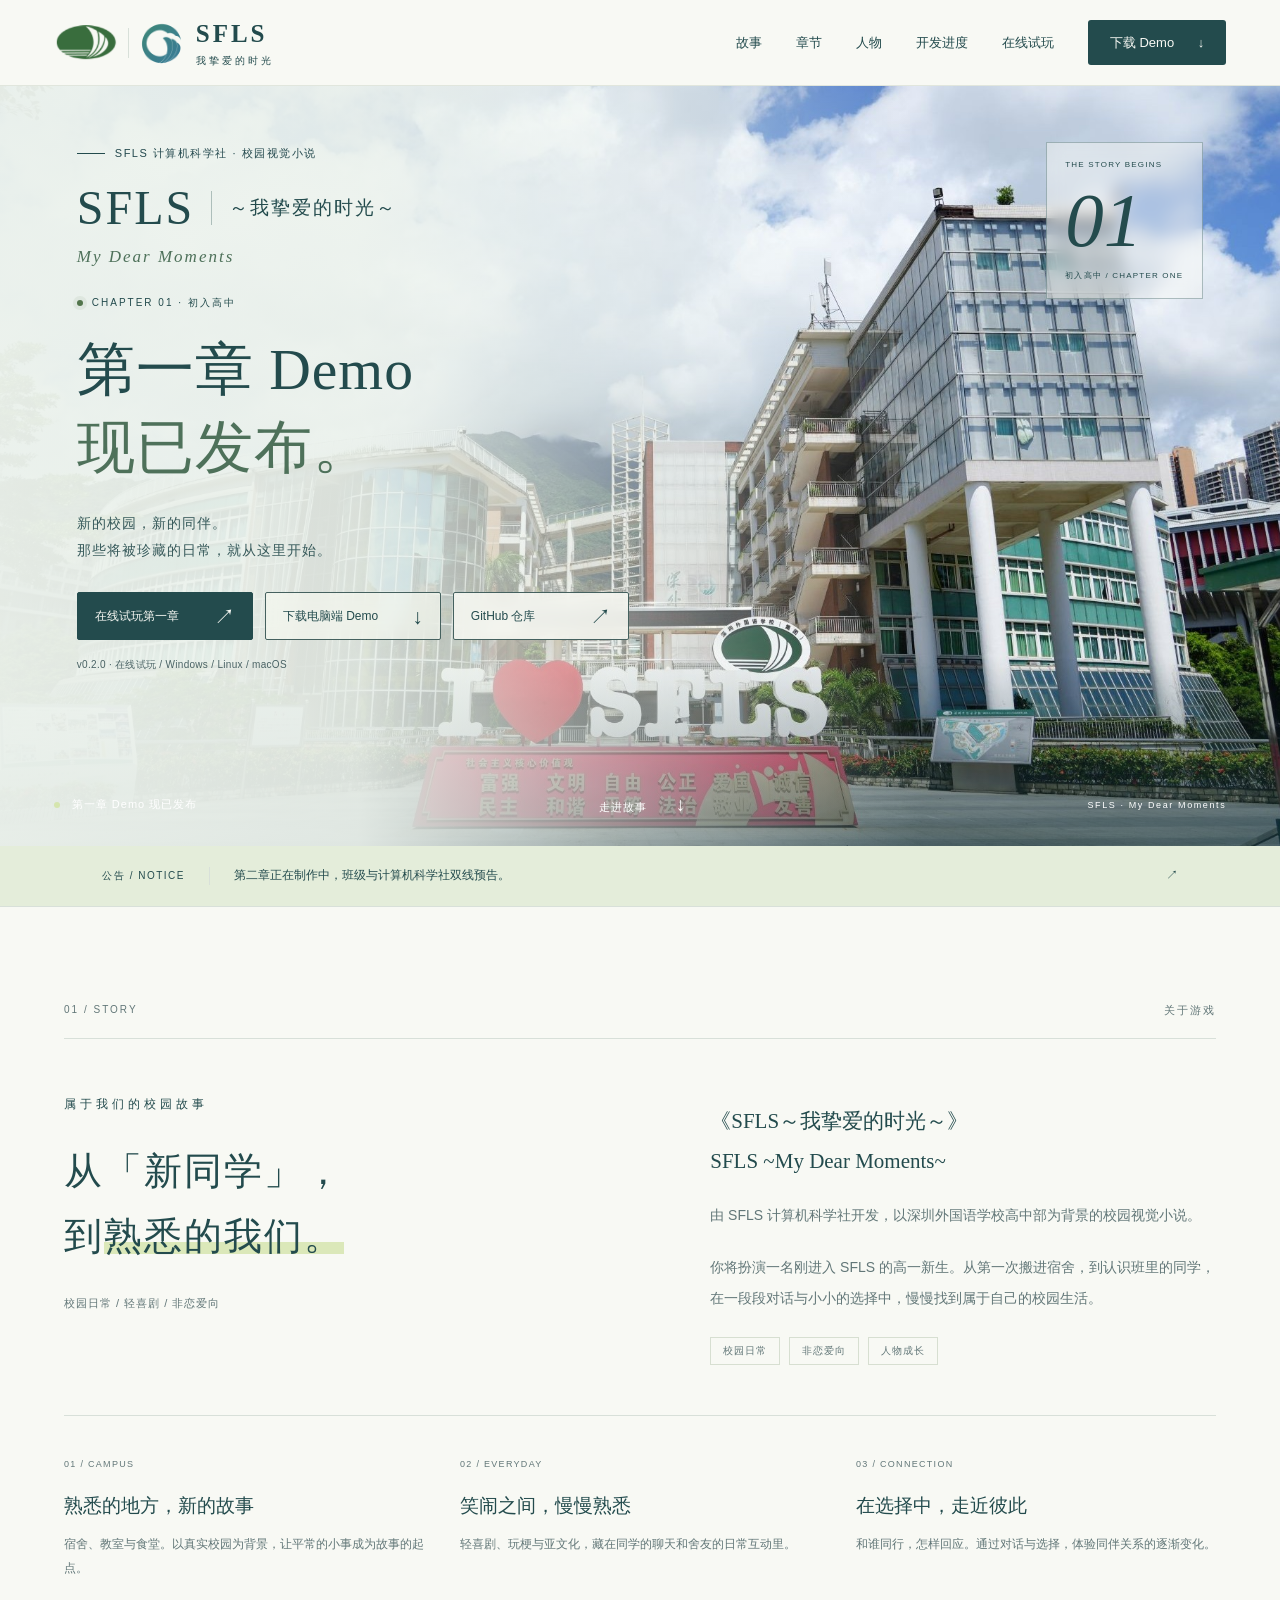
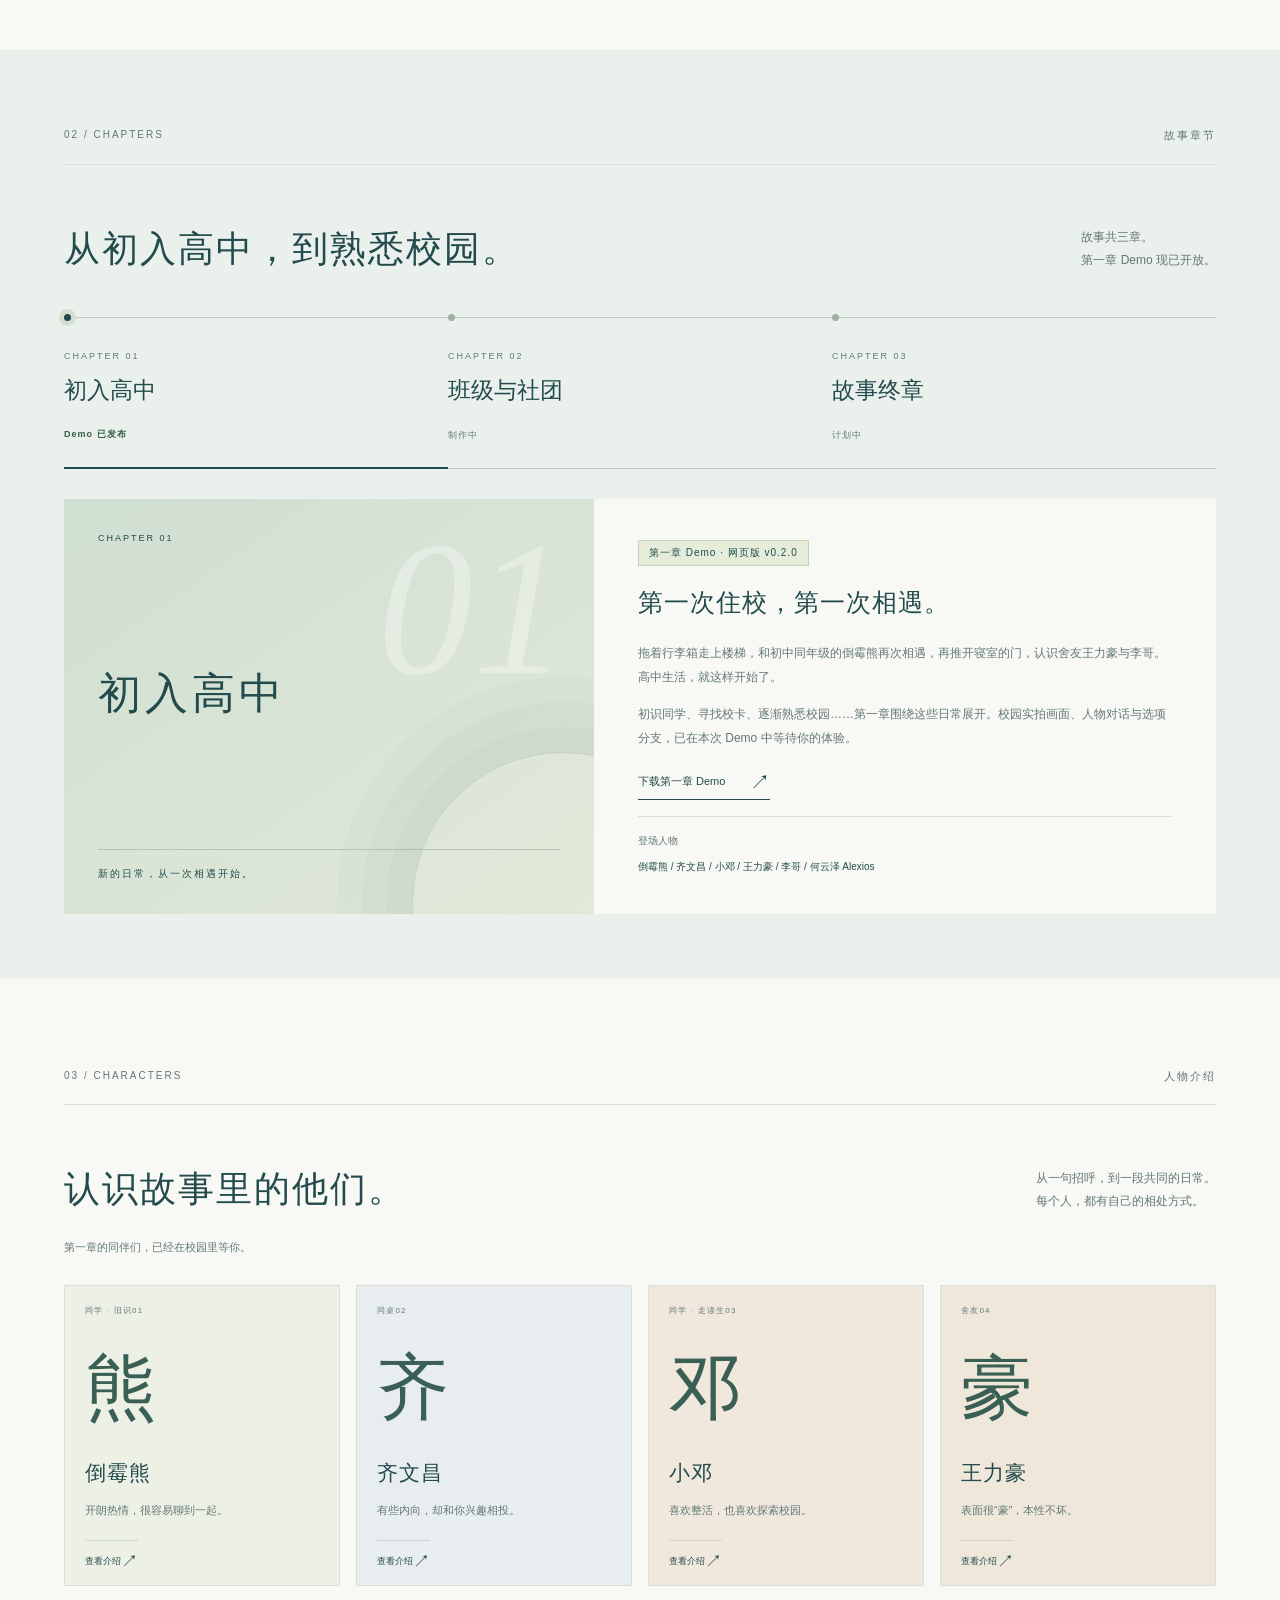
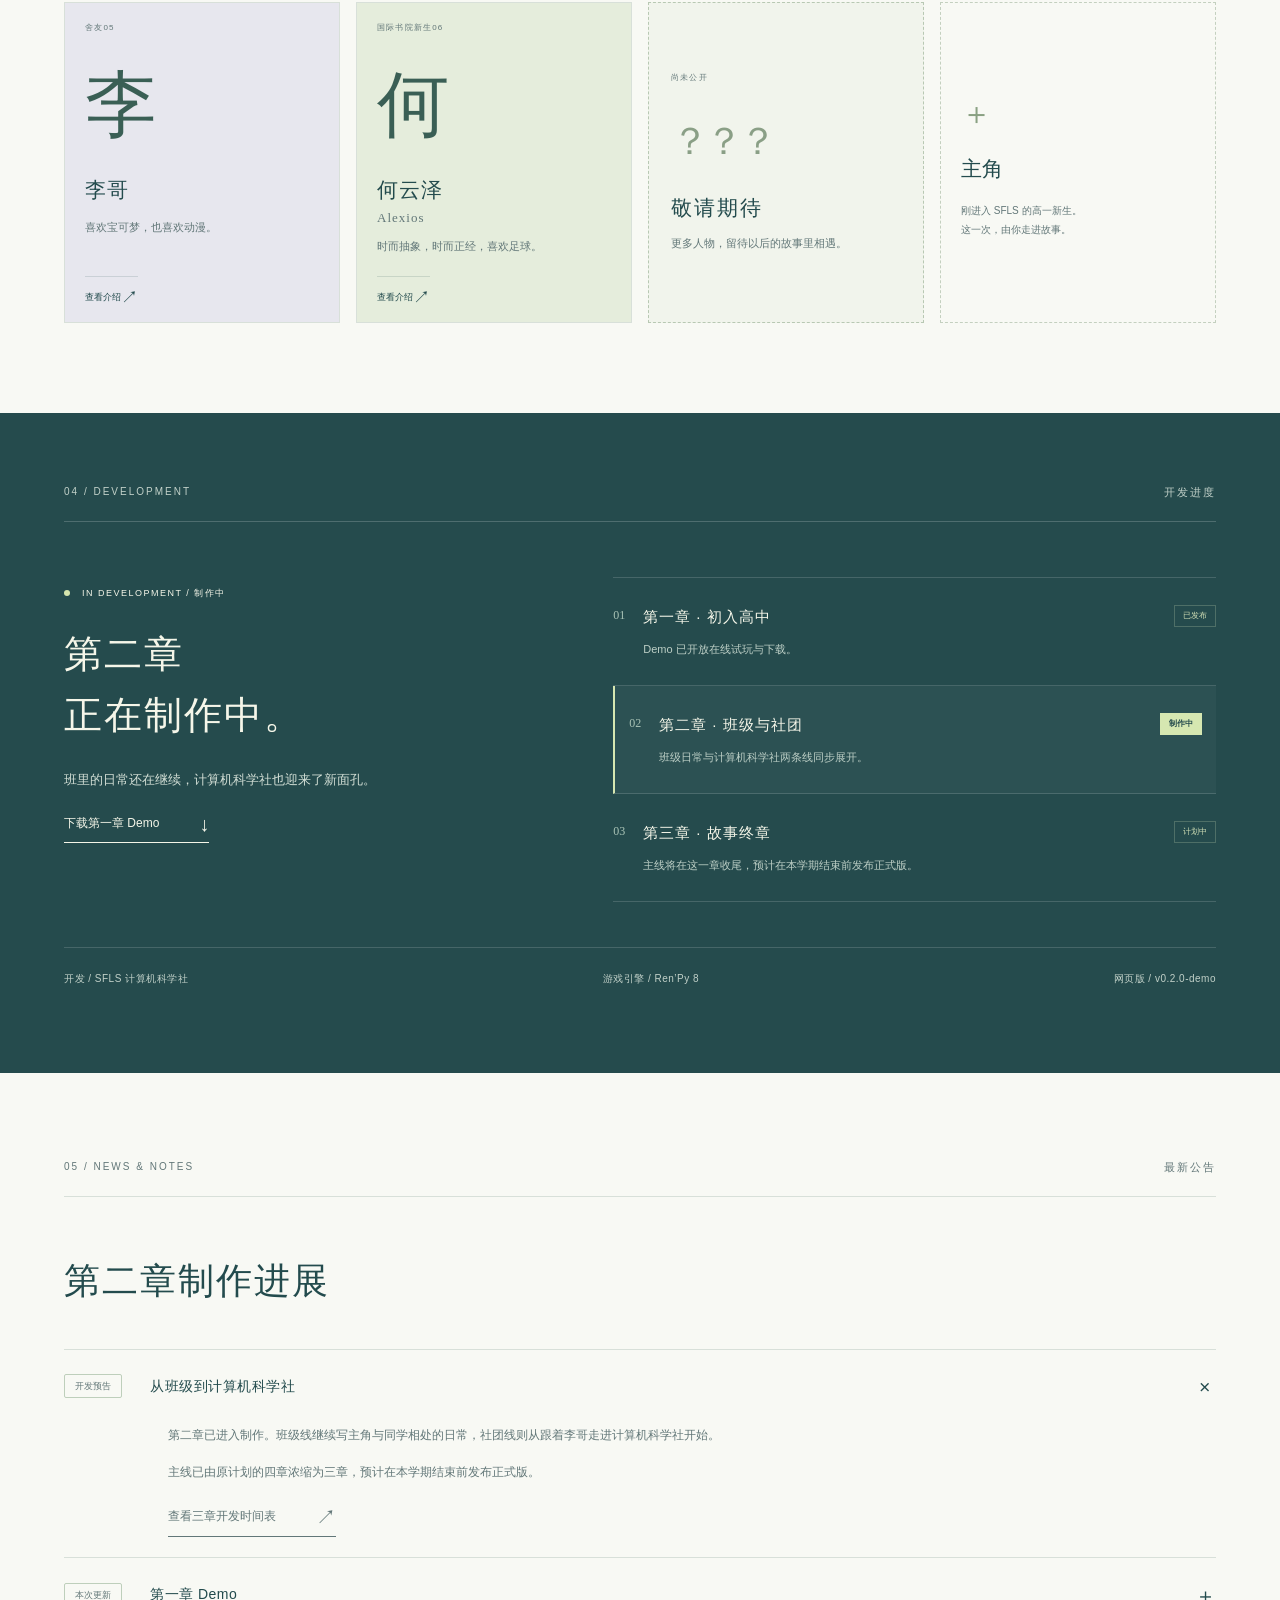
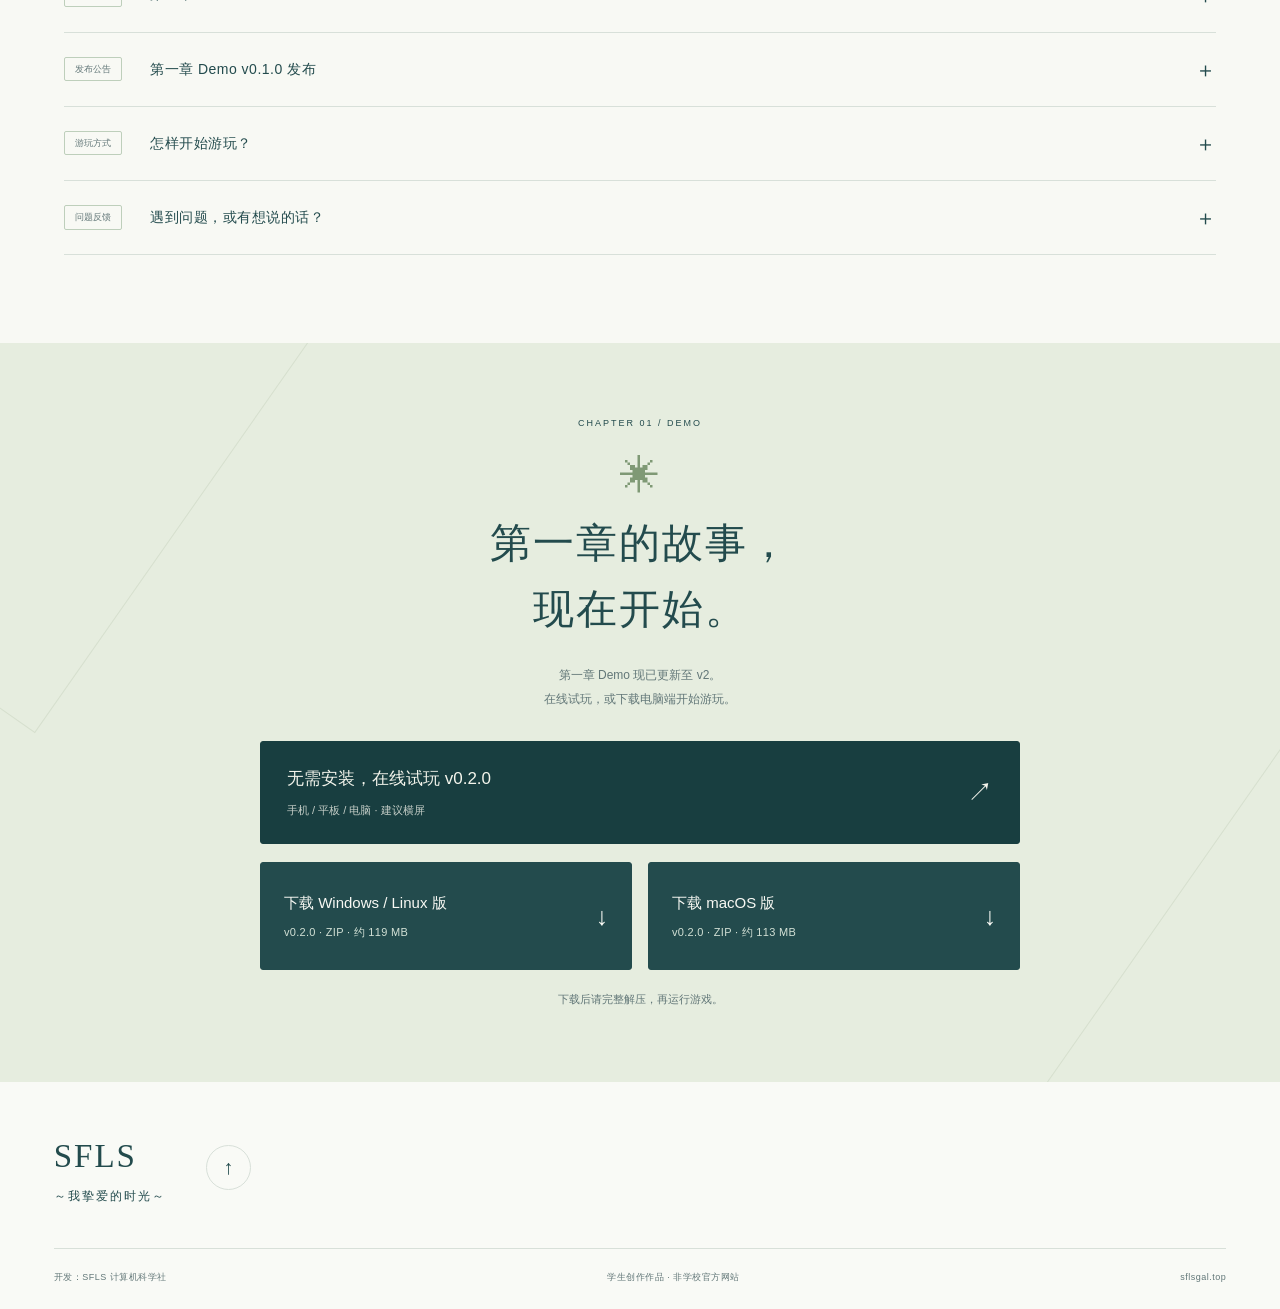
<file: website/index.html>
<!doctype html>
<html lang="zh-CN">
<head>
  <meta charset="utf-8">
  <meta name="viewport" content="width=device-width, initial-scale=1">
  <meta name="theme-color" content="#f6f7f1">
  <title>SFLS ~My Dear Moments~｜第一章 Demo 与第二章预告</title>
  <meta name="description" content="《SFLS～我挚爱的时光～》第一章 Demo 现已开放试玩。第二章正在制作中，故事将在班级与计算机科学社两条线上展开。">
  <link rel="canonical" href="https://sflsgal.top/">
  <meta property="og:type" content="website">
  <meta property="og:locale" content="zh_CN">
  <meta property="og:title" content="SFLS ~My Dear Moments~｜第一章 Demo 与第二章预告">
  <meta property="og:description" content="第一章 Demo 现已开放试玩。第二章正在制作中，从教室到计算机科学社，故事将在两条线上展开。">
  <meta property="og:url" content="https://sflsgal.top/">
  <meta property="og:image" content="https://sflsgal.top/assets/game_menu.jpg">
  <meta property="og:image:width" content="1920">
  <meta property="og:image:height" content="1080">
  <link rel="icon" type="image/png" sizes="256x256" href="assets/favicon.png?v=club-1">
  <link rel="preload" as="image" href="assets/game_menu.jpg" fetchpriority="high">
  <link rel="stylesheet" href="assets/style.css?v=chapter-2-preview">
  <script src="assets/app.js?v=demo-0.1.0-characters" defer></script>
</head>
<body>
<a class="skip-link" href="#main">跳到正文</a>
<header class="site-header">
  <a class="brand" href="#home" aria-label="SFLS 校徽与计算机科学社 Logo，返回我挚爱的时光首页"><span class="brand-logos"><span class="school-emblem"><img src="assets/sfls-emblem.png" alt="深圳外国语学校校徽" width="470" height="390"></span><span class="brand-divider" aria-hidden="true"></span><span class="club-emblem"><img src="assets/computer-science-logo.jpg" alt="SFLS 计算机科学社 Logo" width="1280" height="1280"></span></span><span><b>SFLS</b><small>我挚爱的时光</small></span></a>
  <nav class="desktop-nav" aria-label="主导航">
    <a href="#story">故事</a><a href="#chapters">章节</a><a href="#characters">人物</a><a href="#development">开发进度</a><a href="play/">在线试玩</a><a class="nav-download" href="#download">下载 Demo <span>↓</span></a>
  </nav>
  <button class="menu-toggle" aria-expanded="false" aria-controls="mobile-nav" aria-label="打开导航菜单"><span></span><span></span></button>
  <nav id="mobile-nav" class="mobile-nav" aria-label="移动端导航" hidden>
    <a href="#story">01 / 故事</a><a href="#chapters">02 / 章节</a><a href="#characters">03 / 人物</a><a href="#development">04 / 开发进度</a><a href="play/">05 / 在线试玩</a><a href="#download">06 / 下载 Demo</a>
  </nav>
</header>
<main id="main">
  <section class="hero" id="home" aria-labelledby="hero-title">
    <img class="hero-photo" src="assets/game_menu.jpg" alt="蓝天白云下的深圳外国语学校校园，前景是 I 爱心 SFLS 标志" width="1920" height="1080" fetchpriority="high">
    <div class="hero-wash"></div>
    <div class="hero-copy">
      <p class="eyebrow"><span></span> SFLS 计算机科学社 · 校园视觉小说</p>
      <div class="hero-game-name"><span>SFLS</span><span>～我挚爱的时光～</span></div>
      <p class="hero-english-name" lang="en">My Dear Moments</p>
      <p class="demo-label"><span aria-hidden="true"></span> CHAPTER 01 · 初入高中</p>
      <h1 id="hero-title">第一章 Demo<br><em>现已发布。</em></h1>
      <p class="hero-description">新的校园，新的同伴。<br>那些将被珍藏的日常，就从这里开始。</p>
      <div class="hero-actions"><a class="hero-button hero-download" href="play/">在线试玩第一章 <span aria-hidden="true">↗</span></a><a class="hero-button" href="#download">下载电脑端 Demo <span aria-hidden="true">↓</span></a><a class="hero-button hero-github" href="https://github.com/SamuelChung2010/SFLS-Galgame" target="_blank" rel="noopener noreferrer" aria-label="GitHub 仓库（在新标签页打开）">GitHub 仓库 <span aria-hidden="true">↗</span></a></div>
      <p class="hero-release-note">v0.2.0 · 在线试玩 / Windows / Linux / macOS</p>
    </div>
    <div class="hero-chapter-stamp" aria-hidden="true"><span>THE STORY BEGINS</span><b>01</b><span>初入高中 / CHAPTER ONE</span></div>
    <div class="hero-bottom"><span><i></i> 第一章 Demo 现已发布</span><a href="#story">走进故事 <span>↓</span></a><span class="photo-note" lang="en">SFLS · My Dear Moments</span></div>
  </section>

  <div class="notice-bar"><span class="notice-label">公告 / NOTICE</span><a href="#news">第二章正在制作中，班级与计算机科学社双线预告。<span aria-hidden="true">↗</span></a></div>

  <section class="story section-wrap" id="story" aria-labelledby="story-title">
    <div class="section-label reveal"><span>01 / STORY</span><span>关于游戏</span></div>
    <div class="story-grid">
      <div class="story-heading reveal"><p class="eyebrow">属于我们的校园故事</p><h2 id="story-title">从「新同学」，<br>到<em>熟悉的我们。</em></h2><p class="story-promise">校园日常 / 轻喜剧 / 非恋爱向</p></div>
      <div class="story-body reveal"><p class="lead">《SFLS～我挚爱的时光～》<br><span lang="en">SFLS ~My Dear Moments~</span></p><p>由 SFLS 计算机科学社开发，以深圳外国语学校高中部为背景的校园视觉小说。</p><p>你将扮演一名刚进入 SFLS 的高一新生。从第一次搬进宿舍，到认识班里的同学，在一段段对话与小小的选择中，慢慢找到属于自己的校园生活。</p><div class="story-tags"><span>校园日常</span><span>非恋爱向</span><span>人物成长</span></div></div>
    </div>
    <div class="story-features">
      <article><span>01 / CAMPUS</span><h3>熟悉的地方，新的故事</h3><p>宿舍、教室与食堂。以真实校园为背景，让平常的小事成为故事的起点。</p></article>
      <article><span>02 / EVERYDAY</span><h3>笑闹之间，慢慢熟悉</h3><p>轻喜剧、玩梗与亚文化，藏在同学的聊天和舍友的日常互动里。</p></article>
      <article><span>03 / CONNECTION</span><h3>在选择中，走近彼此</h3><p>和谁同行，怎样回应。通过对话与选择，体验同伴关系的逐渐变化。</p></article>
    </div>
  </section>

  <section class="chapters" id="chapters" aria-labelledby="chapters-title">
    <div class="section-wrap"><div class="section-label reveal"><span>02 / CHAPTERS</span><span>故事章节</span></div><div class="section-heading reveal"><h2 id="chapters-title">从初入高中，到熟悉校园。</h2><p>故事共三章。<br>第一章 Demo 现已开放。</p></div>
    <div class="chapter-tabs reveal" role="tablist" aria-label="三章故事">
      <button id="chapter-tab-0" class="chapter-tab active" role="tab" aria-selected="true" aria-controls="chapter-panel-0" tabindex="0"><span>CHAPTER 01</span><b>初入高中</b><small>Demo 已发布</small></button>
      <button id="chapter-tab-1" class="chapter-tab" role="tab" aria-selected="false" aria-controls="chapter-panel-1" tabindex="-1"><span>CHAPTER 02</span><b>班级与社团</b><small>制作中</small></button>
      <button id="chapter-tab-2" class="chapter-tab" role="tab" aria-selected="false" aria-controls="chapter-panel-2" tabindex="-1"><span>CHAPTER 03</span><b>故事终章</b><small>计划中</small></button>
    </div>
    <div class="chapter-panels reveal">
      <article class="chapter-panel" id="chapter-panel-0" role="tabpanel" aria-labelledby="chapter-tab-0" tabindex="0"><div class="chapter-art art-first" aria-hidden="true"><span class="art-caption">CHAPTER 01</span><span class="art-number">01</span><span class="art-drawing">初入高中</span><span class="art-footer">新的日常，从一次相遇开始。</span></div><div class="chapter-copy"><span class="pill demo-pill">第一章 Demo · 网页版 v0.2.0</span><h3>第一次住校，第一次相遇。</h3><p>拖着行李箱走上楼梯，和初中同年级的倒霉熊再次相遇，再推开寝室的门，认识舍友王力豪与李哥。高中生活，就这样开始了。</p><p>初识同学、寻找校卡、逐渐熟悉校园……第一章围绕这些日常展开。校园实拍画面、人物对话与选项分支，已在本次 Demo 中等待你的体验。</p><a class="text-link" href="#download">下载第一章 Demo <span>↗</span></a><div class="chapter-people">登场人物 <span>倒霉熊 / 齐文昌 / 小邓 / 王力豪 / 李哥 / 何云泽 Alexios</span></div></div></article>
      <article class="chapter-panel" id="chapter-panel-1" role="tabpanel" aria-labelledby="chapter-tab-1" tabindex="0" hidden>
        <div class="chapter-art art-code" aria-hidden="true"><span class="art-caption">CHAPTER 02</span><span class="art-number">02</span><span class="art-drawing">班级与社团</span></div>
        <div class="chapter-copy"><span class="pill">制作中</span><h3>教室内外，两条故事线。</h3>
          <p><strong>班级线</strong>　初来乍到的拘谨渐渐散去。和同桌接上一个梗之后，班里的同学又会露出怎样的一面？</p>
          <p><strong>计算机科学社线</strong>　跟李哥走进计算机科学社，认识一群聊起共同爱好就停不下来的新伙伴。</p>
          <a class="text-link" href="#development">查看开发时间表 <span aria-hidden="true">↗</span></a>
        </div>
      </article>
      <article class="chapter-panel" id="chapter-panel-2" role="tabpanel" aria-labelledby="chapter-tab-2" tabindex="0" hidden><div class="chapter-art art-sport" aria-hidden="true"><span class="art-caption">CHAPTER 03</span><span class="art-number">03</span><span class="art-drawing">故事终章</span></div><div class="chapter-copy"><span class="pill">计划中</span><h3>那些日常，会通向怎样的结局？</h3><p>你一路做过的选择，将在终章影响你和同伴的故事。第三章完成后，三章内容将随正式版一起发布。</p></div></article>
    </div>
    </div>
  </section>

  <section class="characters section-wrap" id="characters" aria-labelledby="characters-title">
    <div class="section-label reveal"><span>03 / CHARACTERS</span><span>人物介绍</span></div>
    <div class="section-heading reveal"><h2 id="characters-title">认识故事里的他们。</h2><p>从一句招呼，到一段共同的日常。<br>每个人，都有自己的相处方式。</p></div>
    <p class="character-note">第一章的同伴们，已经在校园里等你。</p>
    <div class="character-grid reveal">
      <button class="character-card" data-character="daomeixiong" aria-haspopup="dialog" aria-label="查看倒霉熊的人物介绍"><span class="character-top">同学 · 旧识 <span>01</span></span><span class="character-letter character-mark" aria-hidden="true">熊</span><span class="character-summary"><b>倒霉熊</b><span>开朗热情，很容易聊到一起。</span></span><span class="character-open">查看介绍 <span aria-hidden="true">↗</span></span></button>
      <button class="character-card" data-character="qiwenchang" aria-haspopup="dialog" aria-label="查看齐文昌的人物介绍"><span class="character-top">同桌 <span>02</span></span><span class="character-letter character-mark" aria-hidden="true">齐</span><span class="character-summary"><b>齐文昌</b><span>有些内向，却和你兴趣相投。</span></span><span class="character-open">查看介绍 <span aria-hidden="true">↗</span></span></button>
      <button class="character-card" data-character="xiaodeng" aria-haspopup="dialog" aria-label="查看小邓的人物介绍"><span class="character-top">同学 · 走读生 <span>03</span></span><span class="character-letter character-mark" aria-hidden="true">邓</span><span class="character-summary"><b>小邓</b><span>喜欢整活，也喜欢探索校园。</span></span><span class="character-open">查看介绍 <span aria-hidden="true">↗</span></span></button>
      <button class="character-card" data-character="wanglihao" aria-haspopup="dialog" aria-label="查看王力豪的人物介绍"><span class="character-top">舍友 <span>04</span></span><span class="character-letter character-mark" aria-hidden="true">豪</span><span class="character-summary"><b>王力豪</b><span>表面很“豪”，本性不坏。</span></span><span class="character-open">查看介绍 <span aria-hidden="true">↗</span></span></button>
      <button class="character-card" data-character="lige" aria-haspopup="dialog" aria-label="查看李哥的人物介绍"><span class="character-top">舍友 <span>05</span></span><span class="character-letter character-mark" aria-hidden="true">李</span><span class="character-summary"><b>李哥</b><span>喜欢宝可梦，也喜欢动漫。</span></span><span class="character-open">查看介绍 <span aria-hidden="true">↗</span></span></button>
      <button class="character-card" data-character="heyunze" aria-haspopup="dialog" aria-label="查看何云泽 Alexios的人物介绍"><span class="character-top">国际书院新生 <span>06</span></span><span class="character-letter character-mark" aria-hidden="true">何</span><span class="character-summary"><b>何云泽 <span class="character-alias">Alexios</span></b><span>时而抽象，时而正经，喜欢足球。</span></span><span class="character-open">查看介绍 <span aria-hidden="true">↗</span></span></button>
      <article class="character-mystery"><span class="character-top">尚未公开</span><span class="mystery-mark" aria-hidden="true">？？？</span><h3>敬请期待</h3><p>更多人物，留待以后的故事里相遇。</p></article>
      <div class="character-you"><span aria-hidden="true">＋</span><p>主角</p><small>刚进入 SFLS 的高一新生。<br>这一次，由你走进故事。</small></div>
    </div>
  </section>

  <section class="development" id="development" aria-labelledby="development-title"><div class="section-wrap">
    <div class="section-label reveal"><span>04 / DEVELOPMENT</span><span>开发进度</span></div>
    <div class="dev-grid">
      <div class="dev-intro reveal"><span class="status-label"><i></i> IN DEVELOPMENT / 制作中</span><h2 id="development-title">第二章<br>正在制作中。</h2><p>班里的日常还在继续，计算机科学社也迎来了新面孔。</p><a class="text-link" href="#download">下载第一章 Demo <span>↓</span></a></div>
      <div class="dev-list reveal">
        <article><span class="dev-number">01</span><div><h3>第一章 · 初入高中</h3><p>Demo 已开放在线试玩与下载。</p></div><span class="dev-state">已发布</span></article>
        <article class="dev-current"><span class="dev-number">02</span><div><h3>第二章 · 班级与社团</h3><p>班级日常与计算机科学社两条线同步展开。</p></div><span class="dev-state">制作中</span></article>
        <article><span class="dev-number">03</span><div><h3>第三章 · 故事终章</h3><p>主线将在这一章收尾，预计在本学期结束前发布正式版。</p></div><span class="dev-state">计划中</span></article>
      </div>
    </div><div class="dev-colophon"><span>开发 / SFLS 计算机科学社</span><span>游戏引擎 / Ren’Py 8</span><span>网页版 / v0.2.0-demo</span></div>
  </div></section>

  <section class="news section-wrap" id="news" aria-labelledby="news-title">
    <div class="section-label reveal"><span>05 / NEWS & NOTES</span><span>最新公告</span></div>
    <div class="section-heading reveal"><h2 id="news-title">第二章制作进展</h2></div>
    <div class="news-list reveal">
      <details open><summary><span class="news-tag">开发预告</span><h3>从班级到计算机科学社</h3><span class="details-icon" aria-hidden="true">＋</span></summary><div class="news-body"><p>第二章已进入制作。班级线继续写主角与同学相处的日常，社团线则从跟着李哥走进计算机科学社开始。</p><p>主线已由原计划的四章浓缩为三章，预计在本学期结束前发布正式版。</p><a class="text-link" href="#development">查看三章开发时间表 <span aria-hidden="true">↗</span></a></div></details>
      <details>
        <summary><span class="news-tag">本次更新</span><h3>第一章 Demo</h3><span class="details-icon" aria-hidden="true">＋</span></summary>
        <div class="news-body">
          <p>增加了多处对话选项，提高了可玩性。</p>
          <a class="text-link" href="#download">选择游玩方式 <span aria-hidden="true">↗</span></a>
        </div>
      </details>
      <details><summary><span class="news-tag">发布公告</span><h3>第一章 Demo v0.1.0 发布</h3><span class="details-icon" aria-hidden="true">＋</span></summary><div class="news-body"><p><time datetime="2026-10-25">2026 年 10 月 25 日</time>，第一章「初入高中」Demo 发布。校园实拍场景、角色互动、背景音乐与选项分支在体验版中开放。</p><p>游戏仍在开发中，剧情、画面和界面会继续调整。</p></div></details>
      <details><summary><span class="news-tag">游玩方式</span><h3>怎样开始游玩？</h3><span class="details-icon" aria-hidden="true">＋</span></summary><div class="news-body"><p>可以通过<a href="play/">在线试玩</a>体验第一章，或<a href="#download">下载电脑端</a>，解压后运行游戏。</p><p>手机、iPhone、iPad 和电脑均可使用浏览器，建议手机与平板横屏游玩。网页存档保存在当前浏览器与设备中，请通过游戏菜单导出重要存档。</p></div></details>
      <details><summary><span class="news-tag">问题反馈</span><h3>遇到问题，或有想说的话？</h3><span class="details-icon" aria-hidden="true">＋</span></summary><div class="news-body"><p>欢迎通过 <a href="https://github.com/SamuelChung2010/SFLS-Galgame/issues" target="_blank" rel="noopener noreferrer">GitHub Issues</a> 反馈问题与建议。请附上版本、操作系统、问题场景和复现步骤，方便我们改进。</p></div></details>
    </div>
  </section>

  <section class="download" id="download" aria-labelledby="download-title"><div class="section-wrap download-inner reveal">
    <span class="eyebrow">CHAPTER 01 / DEMO</span><span class="download-flower" aria-hidden="true">✳</span>
    <h2 id="download-title">第一章的故事，<br>现在开始。</h2>
    <p>第一章 Demo 现已更新至 v2。<br>在线试玩，或下载电脑端开始游玩。</p>
    <a class="web-play-link" href="play/"><span>无需安装，在线试玩 v0.2.0</span><small>手机 / 平板 / 电脑 · 建议横屏</small><b aria-hidden="true">↗</b></a>
    <div class="download-options" aria-label="选择游戏平台">
      <a class="platform-download" href="https://downloads.sflsgal.top/SFLS_Dear_Moments-0.2.0-demo-pc.zip" aria-describedby="download-status"><span>下载 Windows / Linux 版</span><span class="platform-download-meta">v0.2.0 · ZIP · 约 119 MB</span><span class="platform-download-arrow" aria-hidden="true">↓</span></a>
      <a class="platform-download" href="https://downloads.sflsgal.top/SFLS_Dear_Moments-0.2.0-demo-mac.zip" aria-describedby="download-status"><span>下载 macOS 版</span><span class="platform-download-meta">v0.2.0 · ZIP · 约 113 MB</span><span class="platform-download-arrow" aria-hidden="true">↓</span></a>
    </div>
    <span class="download-note" id="download-status">下载后请完整解压，再运行游戏。</span>
  </div></section>
</main>
<footer class="site-footer"><div class="footer-top"><a class="footer-brand" href="#home">SFLS<span>～我挚爱的时光～</span></a><a class="back-top" href="#home" aria-label="返回顶部">↑</a></div><div class="footer-bottom"><span>开发：SFLS 计算机科学社</span><span>学生创作作品 · 非学校官方网站</span><span>sflsgal.top</span></div></footer>

<dialog id="character-dialog" class="character-dialog" aria-labelledby="dialog-title" aria-describedby="dialog-description"><button class="dialog-close" aria-label="关闭人物档案">×</button><div class="dialog-letter" aria-hidden="true">熊</div><div class="dialog-content"><p class="eyebrow">人物档案</p><h2 id="dialog-title">人物档案</h2><p id="dialog-subtitle" class="dialog-subtitle"></p><p id="dialog-description"></p><dl class="dialog-facts"></dl><p class="dialog-note">人物设定以最终游戏为准。</p></div></dialog>
<noscript><style>.reveal{opacity:1!important;transform:none!important}.chapter-panels [hidden]{display:grid!important}.chapter-tabs,.character-card .character-open{display:none}.chapter-panel{margin-bottom:24px}</style><p class="noscript-note">浏览器未启用 JavaScript。故事与公告仍可阅读；人物详情及章节切换需要启用 JavaScript。</p></noscript>
</body>
</html>
</file>
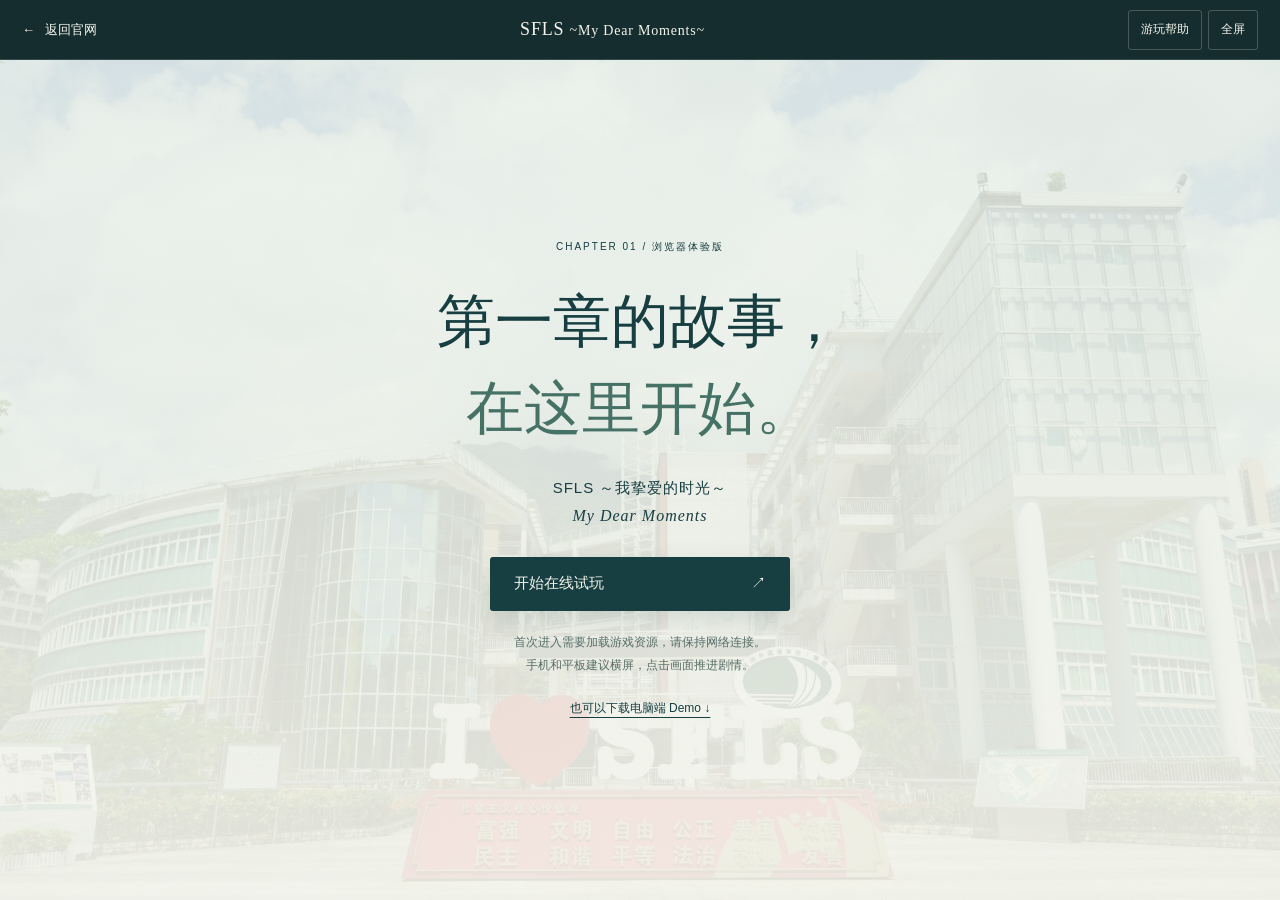
<file: website/play/index.html>
<!doctype html>
<html lang="zh-CN">
<head>
  <meta charset="utf-8">
  <meta name="viewport" content="width=device-width, initial-scale=1, viewport-fit=cover">
  <meta name="theme-color" content="#152d2e">
  <title>在线试玩｜SFLS ~My Dear Moments~</title>
  <meta name="description" content="在浏览器里体验《SFLS～我挚爱的时光～》第一章 Demo。支持触屏操作，建议横屏游玩。">
  <link rel="canonical" href="https://sflsgal.top/play/">
  <link rel="icon" type="image/png" sizes="256x256" href="../assets/favicon.png?v=club-1">
  <link rel="stylesheet" href="player.css?v=1">
  <script src="player.js?v=1" defer></script>
</head>
<body>
  <header class="player-header">
    <a href="../" class="back-link" aria-label="返回官网">← <span>返回官网</span></a>
    <span class="player-title">SFLS <span lang="en">~My Dear Moments~</span></span>
    <div class="player-tools"><button id="help-button" aria-haspopup="dialog">游玩帮助</button><button id="fullscreen-button" hidden>全屏</button></div>
  </header>
  <main id="player-shell">
    <div class="launch-screen" id="launch-screen">
      <div class="launch-card">
        <p class="eyebrow">CHAPTER 01 / 浏览器体验版</p>
        <h1>第一章的故事，<br><em>在这里开始。</em></h1>
        <p class="intro">SFLS ～我挚爱的时光～<br><span lang="en">My Dear Moments</span></p>
        <button id="start-button" class="start-button">开始在线试玩 <span aria-hidden="true">↗</span></button>
        <p class="launch-note">首次进入需要加载游戏资源，请保持网络连接。<br>手机和平板建议横屏，点击画面推进剧情。</p>
        <a class="download-link" href="../#download">也可以下载电脑端 Demo ↓</a>
      </div>
    </div>
    <iframe id="game-frame" title="SFLS My Dear Moments 第一章 Demo" data-src="game/" allow="autoplay; fullscreen" allowfullscreen hidden></iframe>
    <noscript><p class="no-script">在线试玩需要启用 JavaScript。<a href="../#download">前往下载电脑端 Demo</a></p></noscript>
  </main>
  <aside class="rotate-hint" aria-label="横屏提示"><span aria-hidden="true">↻</span> 横屏时，文字和操作会更清楚。</aside>
  <dialog id="help-dialog" aria-labelledby="help-title">
    <button id="close-help" class="close-help" aria-label="关闭帮助">×</button>
    <p class="eyebrow">HOW TO PLAY</p><h2 id="help-title">慢慢读，随时保存。</h2>
    <ul>
      <li>点击游戏画面推进对话，点击选项作出选择。电脑也可使用空格或回车。</li>
      <li>手机、iPhone 和 iPad 建议横屏游玩。全屏功能是否可用取决于浏览器。</li>
      <li>通过游戏下方的“保存 / 读取”管理进度。存档保存在当前浏览器与设备中，清除网站数据或使用无痕模式可能丢失进度。</li>
      <li>需要换设备时，可使用游戏左上角菜单的存档导入 / 导出。退出前请先保存。</li>
      <li>没有声音时，先点击游戏画面，并检查设备音量、静音状态和游戏设置。加载较慢时，请稍候或切换网络。</li>
    </ul>
    <p class="help-note">网页体验版仍需持续适配。遇到兼容问题，可选择电脑端下载，并通过 <a href="https://github.com/SamuelChung2010/SFLS-Galgame/issues" target="_blank" rel="noopener noreferrer">GitHub Issues</a> 反馈设备和浏览器版本。</p>
    <a class="download-link" href="game/">直接打开游戏页面 ↗</a>
  </dialog>
</body>
</html>
</file>
<file: website/assets/style.css>
@charset "UTF-8";
:root{--ink:#234b4d;--muted:#627778;--paper:#f8f9f4;--line:#d8e0d9;--green:#dbe8b9;--serif:"Songti SC","Noto Serif CJK SC","Source Han Serif SC",SimSun,serif;--sans:-apple-system,BlinkMacSystemFont,"PingFang SC","Microsoft YaHei",sans-serif}
*{box-sizing:border-box}html{scroll-behavior:smooth;scroll-padding-top:94px}body{margin:0;background:var(--paper);color:var(--ink);font-family:var(--sans);font-size:15px;line-height:1.8;-webkit-font-smoothing:antialiased}body.modal-open{overflow:hidden}a{color:inherit;text-decoration:none}button{font:inherit;color:inherit;cursor:pointer}button:disabled{cursor:default}button,a,summary{-webkit-tap-highlight-color:transparent}button:focus-visible,a:focus-visible,summary:focus-visible,[tabindex]:focus-visible{outline:3px solid #b16d3b;outline-offset:5px}::selection{background:#dbe8b9;color:#234b4d}[hidden]{display:none!important}.skip-link{position:fixed;top:8px;left:10px;transform:translateY(-150%);z-index:100;background:white;padding:10px 20px}.skip-link:focus{transform:none}
.site-header{height:86px;padding:0 4.2%;display:flex;align-items:center;justify-content:space-between;background:#f8f9f4f5;position:sticky;top:0;z-index:30;border-bottom:1px solid #e1e6dd;backdrop-filter:blur(12px)}.brand{display:flex;gap:13px;align-items:center;line-height:1.2}.brand-mark{font-family:Georgia,serif;font-size:48px;font-style:italic;position:relative;line-height:1}.brand-spark{font-family:var(--sans);font-size:23px;position:absolute;right:-8px;top:-2px;color:#6f8b6a}.brand b{font-family:Georgia,serif;font-size:25px;letter-spacing:3px}.brand small{display:block;font-size:10px;letter-spacing:3px;margin-top:6px}.desktop-nav{display:flex;align-items:center;gap:34px;font-size:13px;font-weight:500}.desktop-nav>a:not(.nav-download){position:relative}.desktop-nav>a:not(.nav-download):after{content:"";position:absolute;bottom:-9px;left:0;width:100%;height:2px;background:var(--ink);transform:scaleX(0);transition:transform .25s}.desktop-nav>a:hover:after,.desktop-nav>a[aria-current="location"]:after{transform:scaleX(1)}.nav-download{padding:11px 22px;background:var(--ink);color:var(--paper);border-radius:3px}.nav-download span{margin-left:20px}.menu-toggle{display:none}.mobile-nav{display:none}
.hero{height:min(820px,calc(100svh - 86px));min-height:620px;position:relative;isolation:isolate;overflow:hidden}.hero-photo{position:absolute;inset:0;height:100%;width:100%;object-fit:cover;object-position:center 63%;z-index:-3}.hero-wash{position:absolute;inset:0;z-index:-2;background:linear-gradient(90deg,#f1f6ed80,transparent 61%),linear-gradient(0deg,#0f292b70,transparent 22%)}.hero-copy{position:absolute;left:8%;top:8%}.eyebrow{font-size:11px;letter-spacing:2px;font-weight:500;margin:0 0 23px;display:block}.hero .eyebrow{display:flex;gap:10px;align-items:center;color:#24494e;font-size:10px;letter-spacing:2.2px}.hero .eyebrow>span{height:1px;width:28px;background:var(--ink)}h1,h2,h3,p{margin-top:0}h1{font-weight:400;margin-bottom:23px;line-height:1.1}.hero-sfls{font-family:Georgia,"Times New Roman",serif;display:block;font-size:clamp(90px,10.8vw,162px);letter-spacing:3px;font-weight:400;line-height:1}.title-flower{display:inline-block;font-family:var(--sans);font-size:40px;vertical-align:top;margin-top:13px;margin-left:11px;color:#4d7168}.hero-name{display:block;font-family:var(--serif);font-size:clamp(25px,3vw,42px);letter-spacing:6px;margin-top:10px}.hero-tagline{font-family:var(--serif);font-size:19px;letter-spacing:3px;margin-bottom:23px}.mobile-break{display:none}.hero-button{display:flex;align-items:center;justify-content:space-between;width:184px;border:1px solid #45615f;border-radius:2px;padding:11px 17px;background:#f9fbf391;backdrop-filter:blur(8px);font-size:12px;transition:background .25s,transform .25s}.hero-button:hover{background:var(--paper);transform:translateY(-3px)}.hero-button span{font-size:21px;line-height:1}.hero-side{position:absolute;right:4%;top:16%;writing-mode:vertical-rl;letter-spacing:8px;font-family:var(--serif);font-size:13px;color:#24494d}.hero-bottom{position:absolute;bottom:24px;left:4.2%;right:4.2%;display:flex;justify-content:space-between;align-items:center;color:white;font-size:10px;letter-spacing:1px}.hero-bottom i,.status-label i{width:6px;height:6px;background:#d5e5ae;display:inline-block;border-radius:50%;margin-right:8px}.hero-bottom>a span{margin-left:25px;font-size:19px}.photo-note{font-size:9px;letter-spacing:1.6px}.notice-bar{display:flex;align-items:center;gap:24px;padding:22px 8%;border-bottom:1px solid var(--line);font-size:12px;background:#fff}.notice-label{font-size:10px;letter-spacing:1.5px;white-space:nowrap;padding-right:24px;border-right:1px solid var(--line)}.notice-bar>a{flex:1;display:flex;align-items:center;justify-content:space-between}.notice-bar>a:hover{text-decoration:underline}.notice-index{font-family:Georgia,serif;font-size:11px;color:var(--muted);margin-left:20px}
.section-wrap{max-width:1320px;padding:0 64px;margin:0 auto}.section-label{display:flex;justify-content:space-between;font-size:10px;letter-spacing:2px;border-bottom:1px solid var(--line);padding-bottom:18px;margin-bottom:55px;color:var(--muted)}.section-label>span:last-child{font-size:11px;letter-spacing:2px}.story{padding-top:94px;padding-bottom:70px}.story-grid{display:grid;grid-template-columns:1.05fr 1fr;gap:10%}.story-heading .eyebrow{font-size:12px;letter-spacing:4px;margin-bottom:23px}h2{font-family:var(--serif);font-size:clamp(28px,3.1vw,44px);font-weight:500;line-height:1.65;letter-spacing:2px}.story-heading h2{font-size:clamp(29px,3vw,43px);line-height:1.7}.story-heading em{font-style:normal;background:linear-gradient(transparent 65%,#dbe8b9 65%,#dbe8b9 92%,transparent 92%)}.story-route{display:flex;align-items:center;gap:20px;margin-top:30px;font-size:12px}.story-route>span{width:56px;height:56px;display:flex;align-items:center;justify-content:center;border:1px solid #afc0ab;border-radius:50%}.story-route>i{font-style:normal;color:#9cb298}.story-body{padding-top:8px;font-size:14px;line-height:2.2;color:var(--muted)}.story-body .lead{font-family:var(--serif);font-size:21px;line-height:1.9;color:var(--ink);margin-bottom:23px}.story-body p{margin-bottom:21px}.story-footnote{font-size:13px;color:var(--ink);border-left:2px solid #b6cba2;padding-left:16px}.story-tags{display:flex;flex-wrap:wrap;gap:9px;margin-top:23px}.story-tags span{border:1px solid #d7dfd1;padding:3px 12px;font-size:10px;letter-spacing:1px;line-height:2}.memory-line{display:flex;align-items:center;gap:28px;padding:42px 0 0;margin-top:60px;border-top:1px solid var(--line)}.memory-line>span:first-child{font-size:55px;line-height:1;color:#87a07c}.memory-line p{font-family:var(--serif);font-size:15px;letter-spacing:2px;line-height:1.9;margin:0}.memory-line b{font-weight:400}.memory-coord{margin-left:auto;color:var(--muted);font-size:9px;line-height:1.8;letter-spacing:1.5px}
.chapters{padding:76px 0 65px;background:#eaf0eb}.section-heading{display:flex;justify-content:space-between;align-items:center;gap:36px;margin-bottom:38px}.section-heading h2{margin:0}.section-heading>p{font-size:12px;line-height:1.9;color:var(--muted);margin:0}.chapter-tabs{display:grid;grid-template-columns:repeat(3,minmax(0,1fr));margin:30px 0 0;gap:0}.chapter-tab{text-align:left;background:none;border:0;border-top:1px solid #bccbc1;border-bottom:1px solid #bccbc1;padding:22px 20px 22px 0;position:relative;transition:background .2s}.chapter-tab:before{content:"";width:7px;height:7px;position:absolute;left:0;top:-4px;border-radius:50%;background:#9eafa4}.chapter-tab.active:before{background:var(--ink);box-shadow:0 0 0 5px #d4dfd1}.chapter-tab.active{border-bottom:2px solid var(--ink)}.chapter-tab:hover{background:#e0e9de}.chapter-tab>span{font-size:9px;letter-spacing:2px;color:var(--muted)}.chapter-tab b{display:block;font-family:var(--serif);font-size:23px;font-weight:500;margin:3px 0 7px}.chapter-tab small{font-size:9px;letter-spacing:1px;color:var(--muted)}.chapter-panels{margin-top:30px}.chapter-panel{display:grid;grid-template-columns:.92fr 1.08fr;background:var(--paper);min-height:365px}.chapter-art{position:relative;isolation:isolate;display:flex;flex-direction:column;justify-content:space-between;padding:31px 34px;overflow:hidden;background:#cdded4}.chapter-art:after{content:"";position:absolute;z-index:-1;width:300px;height:300px;border:1px solid #43695f2b;border-radius:50%;right:-120px;bottom:-140px;box-shadow:0 0 0 25px #43695f08,0 0 0 50px #43695f08,0 0 0 75px #43695f08}.art-caption{font-size:9px;letter-spacing:2px}.art-number{position:absolute;right:26px;top:-32px;font-family:Georgia,serif;font-size:190px;line-height:1.5;font-style:italic;color:#fff5;z-index:-1}.art-drawing{font-family:var(--serif);font-size:43px;line-height:1.65;letter-spacing:4px;margin-top:30px}.art-footer{font-size:10px;letter-spacing:2px;border-top:1px solid #234b4d33;padding-top:15px;margin-top:35px}.art-code{background:#d5e3e8}.art-code .art-drawing{font-family:Georgia,serif}.art-sport{background:#e1cfc3}.chapter-copy{padding:38px 44px}.pill{font-size:10px;display:inline-block;border:1px solid var(--line);padding:3px 10px;letter-spacing:1px}.chapter-copy h3{font-family:var(--serif);font-size:25px;line-height:1.7;font-weight:500;letter-spacing:1px;margin:16px 0}.chapter-copy p{font-size:12px;color:var(--muted);line-height:2;margin-bottom:13px}.chapter-people{border-top:1px solid var(--line);padding-top:15px;margin-top:23px;font-size:10px;color:var(--muted)}.chapter-people span{margin-left:20px;font-size:10px;letter-spacing:1px;color:var(--ink)}.section-note{font-size:10px;color:var(--muted);margin:20px 0 0;line-height:1.9}
.characters{padding-top:88px;padding-bottom:90px}.character-note{font-size:11px;color:var(--muted);margin-top:-20px;margin-bottom:28px}.character-grid{display:grid;grid-template-columns:repeat(4,1fr);gap:16px}.character-card{border:1px solid var(--line);padding:18px 20px 14px;text-align:left;background:#edf0e5;display:flex;flex-direction:column;transition:transform .3s,box-shadow .3s;min-width:0}.character-card:nth-child(2){background:#e8edf0}.character-card:nth-child(3){background:#e3ece7}.character-card:nth-child(4){background:#f1e8dd}.character-card:nth-child(5){background:#eee7da}.character-card:nth-child(6){background:#e7e7ee}.character-card:nth-child(7){background:#e5eddc}.character-card:hover{transform:translateY(-5px);box-shadow:0 12px 28px #234b4d0d}.character-top{display:flex;justify-content:space-between;font-size:8px;letter-spacing:1.2px;color:var(--muted)}.character-letter{position:relative;display:block;font-family:Georgia,serif;font-size:99px;font-style:italic;line-height:1.4;padding:8px 0}.character-symbol{position:absolute;right:5px;bottom:30px;font-size:38px;line-height:1;font-family:var(--sans);color:#778c7666;font-style:normal}.character-card:nth-child(6) .character-symbol{font-size:25px}.character-summary b{display:block;font-family:var(--serif);font-size:16px;font-weight:500;margin-bottom:4px;white-space:normal}.character-summary>span{font-size:11px;color:var(--muted)}.character-open{font-size:9px;display:flex;justify-content:space-between;border-top:1px solid #234b4d26;padding-top:12px;margin-top:20px}.character-open>span{font-size:17px;line-height:1.1}.character-you{border:1px dashed #c4d0bf;padding:25px 20px;display:flex;flex-direction:column;justify-content:center}.character-you>span{font-size:31px;color:#8aa183}.character-you p{font-family:var(--serif);font-size:21px;margin:10px 0 14px;line-height:1.7}.character-you small{font-size:10px;color:var(--muted);line-height:1.9}
.development{background:#254b4d;color:#f5f6e9;padding:70px 0 85px}.development .section-label{border-color:#ffffff30;color:#c2d1c9}.dev-grid{display:grid;grid-template-columns:.85fr 1.15fr;gap:9%}.status-label{font-size:9px;letter-spacing:1.5px}.dev-intro h2{margin:20px 0 22px;font-size:40px}.dev-intro>p{color:#d2ded5;font-size:13px;line-height:2}.dev-intro .dev-disclaimer{font-size:11px;color:#b8cbc2;margin:22px 0}.text-link{font-size:12px;border-bottom:1px solid currentColor;display:inline-flex;align-items:center;gap:40px;padding:7px 0}.text-link>span{font-size:20px;line-height:1}.text-link:hover{opacity:.75}.dev-list>article{display:flex;gap:18px;padding:25px 0;border-bottom:1px solid #ffffff26;align-items:flex-start}.dev-list>article:first-child{border-top:1px solid #ffffff26}.dev-number{font-family:Georgia,serif;font-size:12px;color:#a8c2b5;padding-top:2px}.dev-list h3{font-size:15px;font-weight:500;letter-spacing:1px;margin:0 0 8px}.dev-list p{font-size:11px;color:#bdcfc6;line-height:2;margin:0;max-width:290px}.dev-state{margin-left:auto;white-space:nowrap;border:1px solid #a5bca052;padding:3px 8px;font-size:8px;color:#d2e0b6;margin-top:2px}
.news{padding-top:85px;padding-bottom:88px}.news-list{border-top:1px solid var(--line)}.news-list details{border-bottom:1px solid var(--line)}.news-list summary{cursor:pointer;display:flex;align-items:center;list-style:none;gap:28px;padding:24px 0}.news-list summary::-webkit-details-marker{display:none}.news-tag{font-size:9px;border:1px solid #becfbb;border-radius:2px;padding:3px 10px;white-space:nowrap;color:var(--muted)}.news-list summary h3{font-size:14px;font-weight:500;margin:0;letter-spacing:.5px}.details-icon{font-size:21px;margin-left:auto;line-height:1;transition:transform .2s}.news-list details[open] .details-icon{transform:rotate(45deg)}.news-body{padding:0 50px 20px 104px;max-width:950px;font-size:12px;line-height:2.1;color:var(--muted)}.news-body p:last-child{margin-bottom:0}
.download{position:relative;background:#e6eddf;overflow:hidden;padding:72px 0}.download:before,.download:after{content:"";position:absolute;width:600px;height:600px;border:1px solid #a6b99a40;transform:rotate(35deg);pointer-events:none}.download:before{left:-340px;top:-330px}.download:after{right:-380px;bottom:-380px}.download-inner{text-align:center;position:relative}.download .eyebrow{font-size:9px;margin:0;letter-spacing:2px}.download-flower{display:block;font-size:40px;color:#7f9975;line-height:1;margin:25px 0 15px}.download h2{font-size:41px;line-height:1.6;margin-bottom:20px}.download p{font-size:12px;color:var(--muted);line-height:2}.download-disabled{display:flex;align-items:center;justify-content:space-between;background:#244c4c;color:#eef4de;border:0;border-radius:3px;width:290px;max-width:100%;padding:17px 23px;margin:28px auto 12px;font-size:13px;opacity:.7}.download-disabled>span{font-size:20px;line-height:1}.download-note{display:block;font-size:10px;color:var(--muted)}.download .text-link{margin-top:22px;font-size:11px;gap:30px}.site-footer{padding:45px max(4.2%,calc((100% - 1192px)/2)) 24px;background:#f9faf6}.footer-top{display:flex;align-items:center;gap:40px;margin-bottom:40px}.footer-brand{font-family:Georgia,serif;font-size:33px;letter-spacing:2px}.footer-brand span{display:block;font-family:var(--serif);font-size:12px;letter-spacing:2px}.footer-top>p{font-family:var(--serif);font-size:12px;line-height:1.9;margin:0 0 0 auto;letter-spacing:2px}.back-top{border:1px solid var(--line);border-radius:50%;width:45px;height:45px;display:flex;align-items:center;justify-content:center;font-size:20px}.back-top:hover{background:#e6eddf}.footer-bottom{display:flex;gap:25px;justify-content:space-between;font-size:9px;color:var(--muted);padding-top:20px;border-top:1px solid var(--line);letter-spacing:.5px}
.character-dialog{padding:0;border:0;max-width:780px;width:calc(100% - 40px);max-height:85svh;overflow:auto;color:var(--ink);background:var(--paper);box-shadow:0 20px 80px #102f3555}.character-dialog[open]{display:grid;grid-template-columns:.6fr 1fr}.character-dialog::backdrop{background:#123436a8;backdrop-filter:blur(5px)}.dialog-close{position:absolute;right:12px;top:12px;width:40px;height:40px;border:1px solid #b4c3b2;background:var(--paper);font-size:25px;z-index:1;line-height:1}.dialog-letter{background:var(--character-bg,#e0e8d6);font-family:Georgia,serif;font-size:170px;font-style:italic;display:flex;align-items:center;justify-content:center;min-height:440px}.dialog-content{padding:50px 35px 32px}.dialog-content .eyebrow{font-size:9px;letter-spacing:1px;margin-bottom:13px}.dialog-content h2{font-size:32px;margin-bottom:8px}.dialog-subtitle{font-family:var(--serif);font-size:19px;line-height:1.8}.dialog-content>p:not(.eyebrow):not(.dialog-subtitle):not(.dialog-note){font-size:13px;line-height:2;color:var(--muted)}.dialog-facts{font-size:11px;display:grid;grid-template-columns:55px 1fr;gap:6px 10px;border-top:1px solid var(--line);padding-top:18px}.dialog-facts dt{color:var(--muted)}.dialog-facts dd{margin:0}.dialog-content .dialog-note{font-size:9px;line-height:1.8;color:var(--muted);margin:20px 0 0}.noscript-note{padding:20px;text-align:center}.reveal{opacity:1;transform:none}.motion-ready .reveal{opacity:0;transform:translateY(16px);transition:opacity .65s ease,transform .65s ease}.motion-ready .reveal.visible{opacity:1;transform:none}
@media(min-width:1600px){.hero-copy{left:calc((100% - 1350px)/2)}.hero-photo{object-position:center 68%}}
@media(max-width:1100px){.desktop-nav{gap:22px}.section-wrap{padding-left:40px;padding-right:40px}.hero-copy{top:9%;left:7%}.hero{height:730px;min-height:600px}.hero-sfls{font-size:128px}.hero-name{font-size:34px}.chapter-copy{padding:30px}.chapter-art{padding:26px}.art-drawing{font-size:37px}.character-card{padding:16px}.character-summary b{font-size:14px}.dev-grid{gap:6%}.dev-state{font-size:8px;padding:3px 5px}.dev-list>article{gap:12px}.dev-list p{max-width:230px}}
@media(max-width:800px){html{scroll-padding-top:82px}.site-header{height:72px;padding:0 24px}.brand-mark{font-size:39px}.brand b{font-size:22px}.brand small{font-size:9px;letter-spacing:2px}.desktop-nav{display:none}.menu-toggle{display:flex;flex-direction:column;justify-content:center;gap:7px;width:44px;height:44px;border:1px solid #c8d3c3;background:transparent;padding:10px}.menu-toggle>span{height:1px;width:100%;background:var(--ink);transition:transform .2s}.menu-toggle[aria-expanded="true"]>span:first-child{transform:translateY(4px) rotate(45deg)}.menu-toggle[aria-expanded="true"]>span:last-child{transform:translateY(-4px) rotate(-45deg)}.mobile-nav:not([hidden]){display:flex;flex-direction:column;position:absolute;left:0;right:0;top:72px;background:var(--paper);padding:20px 24px 28px;box-shadow:0 16px 20px #234b4d16;border-bottom:1px solid var(--line)}.mobile-nav a{padding:12px 0;border-bottom:1px solid var(--line);font-size:14px;letter-spacing:2px}.hero{height:710px;min-height:0}.hero-copy{top:7%;left:7%}.hero-photo{object-position:58% center}.hero-wash{background:linear-gradient(180deg,#e8f0ed70,transparent 65%),linear-gradient(0deg,#0f292b80,transparent 22%)}.hero-sfls{font-size:115px}.hero-name{font-size:30px;letter-spacing:5px}.hero .eyebrow{font-size:8px;letter-spacing:1.5px;margin-bottom:20px}.hero-tagline{font-size:16px;letter-spacing:2px}.hero-side{display:none}.hero-bottom{left:24px;right:24px;bottom:20px}.hero-bottom>a{font-size:9px}.photo-note{display:none}.notice-bar{padding:18px 24px;gap:14px}.notice-label{font-size:8px;padding-right:14px}.notice-bar>a{font-size:10px;gap:15px}.notice-index{display:none}.section-wrap{padding-left:28px;padding-right:28px}.section-label{margin-bottom:36px;font-size:9px;letter-spacing:1px}.section-label>span:last-child{font-size:10px;letter-spacing:1px}.story{padding-top:60px;padding-bottom:50px}.story-grid{gap:7%;grid-template-columns:1fr 1fr}.story-heading h2{font-size:29px;letter-spacing:0}.story-body .lead{font-size:17px}.story-body{font-size:12px}.story-footnote{font-size:11px}.story-route{gap:12px}.story-route>span{height:45px;width:45px;font-size:10px}.memory-line{margin-top:38px;padding-top:28px}.memory-coord{font-size:8px}.section-heading h2{font-size:29px}.section-heading>p{font-size:10px}.chapter-tab b{font-size:18px}.chapter-tab{padding:17px 8px 17px 0}.chapter-tab>span{font-size:8px;letter-spacing:1px}.chapter-tab small{font-size:8px;letter-spacing:0}.chapter-panel{min-height:370px;grid-template-columns:.8fr 1.2fr}.chapter-copy{padding:25px}.chapter-copy h3{font-size:20px}.chapter-copy p{font-size:11px}.chapter-art{padding:24px}.art-drawing{font-size:30px;letter-spacing:1px}.art-caption{font-size:7px;letter-spacing:1px}.art-number{font-size:140px;right:10px;top:-15px}.art-footer{font-size:8px;letter-spacing:1px}.chapter-people{font-size:9px}.chapter-people span{margin-left:10px;font-size:9px}.character-grid{grid-template-columns:repeat(2,1fr);gap:14px}.character-letter{font-size:96px;line-height:1.2}.character-summary b{font-size:16px}.character-you{min-height:250px}.characters{padding-top:60px;padding-bottom:60px}.development{padding:55px 0}.dev-grid{grid-template-columns:1fr;gap:35px}.dev-intro h2{font-size:32px}.dev-intro>p br{display:none}.dev-intro .dev-disclaimer{margin:15px 0}.dev-list p{max-width:none}.dev-list>article{gap:20px}.dev-state{padding:3px 8px}.news{padding-top:60px;padding-bottom:60px}.news-list summary{gap:18px}.news-list summary h3{font-size:12px}.news-body{padding-left:96px;padding-right:20px;font-size:11px}.download{padding:55px 0}.download h2{font-size:33px}.footer-top{gap:20px}.footer-brand{font-size:29px}.footer-top>p{font-size:11px}.footer-bottom{font-size:8px;gap:12px}.character-dialog{max-width:650px}.dialog-letter{font-size:125px}.dialog-content{padding:55px 25px 25px}}
@media(max-width:560px){.hero{height:calc(100svh - 72px);min-height:675px;max-height:850px}.hero-photo{object-fit:cover;object-position:57% center}.hero-wash{background:linear-gradient(180deg,#e9f1eea6,transparent 58%),linear-gradient(0deg,#0f292b99,transparent 25%)}.hero-copy{top:7%;left:7%;right:5%}.hero-sfls{font-size:108px;letter-spacing:0}.hero-name{font-size:26px;letter-spacing:2px}.title-flower{font-size:29px;margin-left:5px;margin-top:12px}.hero-tagline{font-size:15px;margin-bottom:18px}.hero-button{width:163px;padding:9px 14px;font-size:11px}.hero-bottom{align-items:flex-end}.hero-bottom>span{font-size:8px;letter-spacing:0}.hero-bottom>a{font-size:8px;letter-spacing:0}.hero-bottom>a span{margin-left:10px}.notice-bar{padding:15px 20px;gap:10px}.notice-label{font-size:7px;padding-right:10px;letter-spacing:.5px}.notice-bar>a{font-size:9px;line-height:1.8;gap:8px}.section-wrap{padding-left:24px;padding-right:24px}.section-label{margin-bottom:30px}.section-label>span:last-child{font-size:9px}.story-grid{grid-template-columns:1fr;gap:34px}.story-heading h2{font-size:33px;line-height:1.65}.story-heading .eyebrow{font-size:11px;margin-bottom:18px}.story-route{margin-top:24px;gap:18px}.story-route>span{width:47px;height:47px}.story-body{font-size:13px;line-height:2.15}.story-body .lead{font-size:20px}.story-body p{margin-bottom:18px}.story-footnote{font-size:12px}.memory-line{gap:16px;margin-top:32px}.memory-line>span:first-child{font-size:41px}.memory-line p{font-size:12px;letter-spacing:1px}.memory-coord{display:none}.chapters{padding:50px 0 40px}.section-heading{display:block;margin-bottom:30px}.section-heading h2{font-size:29px;letter-spacing:1px}.section-heading>p{font-size:11px;margin-top:13px}.chapter-tabs{gap:10px;margin-top:27px}.chapter-tab{padding:14px 0}.chapter-tab b{font-size:clamp(15px,4.7vw,20px);margin:4px 0}.chapter-tab>span{font-size:8px}.chapter-tab small{font-size:8px;letter-spacing:1px}.chapter-panel{grid-template-columns:1fr}.chapter-art{min-height:235px;padding:22px 25px}.art-drawing{font-size:32px;line-height:1.5;margin:10px 0}.art-number{font-size:185px;top:-5px;right:22px}.art-caption{font-size:8px}.art-footer{margin-top:12px;padding-top:12px;font-size:9px}.chapter-copy{padding:26px 25px 28px}.chapter-copy h3{font-size:22px;margin:15px 0}.chapter-copy p{font-size:12px;line-height:2}.chapter-people{margin-top:18px}.section-note{font-size:9px}.character-note{font-size:10px;line-height:1.9;margin-top:-14px;margin-bottom:22px}.character-grid{gap:11px}.character-card{padding:13px 12px 12px}.character-top{font-size:7px;letter-spacing:.5px}.character-letter{font-size:84px;padding:10px 0;line-height:1.3}.character-symbol{font-size:27px;bottom:23px;right:0}.character-card:nth-child(6) .character-symbol{font-size:19px}.character-summary b{font-size:13px;line-height:1.8;margin-bottom:3px;letter-spacing:-.2px}.character-summary>span{font-size:10px}.character-open{font-size:8px;margin-top:16px;padding-top:11px}.character-you{padding:20px 16px;min-height:0}.character-you p{font-size:18px}.character-you small{font-size:9px}.dev-intro h2{font-size:34px}.dev-intro>p{font-size:12px}.dev-intro .dev-disclaimer{font-size:10px}.dev-list>article{gap:12px;padding:22px 0;flex-wrap:wrap}.dev-list>article>div{flex:1;min-width:160px}.dev-list h3{font-size:14px}.dev-list p{font-size:11px}.dev-state{font-size:8px;margin:0 0 0 25px}.news-list summary{gap:12px;padding:21px 0;align-items:flex-start}.news-tag{font-size:8px;padding:2px 6px}.news-list summary h3{font-size:12px;line-height:1.8;flex:1}.details-icon{font-size:18px;padding-top:4px}.news-body{padding:0 15px 20px 0;font-size:12px}.download .eyebrow{font-size:7px;letter-spacing:1.3px}.download h2{font-size:34px}.download p{font-size:11px}.download-disabled{width:265px;font-size:12px}.site-footer{padding:35px 24px 22px}.footer-top{flex-wrap:wrap;gap:25px;margin-bottom:28px}.footer-brand{font-size:29px}.footer-brand span{font-size:10px}.footer-top>p{font-size:10px;letter-spacing:1px;margin-left:auto}.back-top{display:none}.footer-bottom{flex-wrap:wrap;justify-content:flex-start;gap:6px 18px;font-size:8px}.footer-bottom>span:last-child{margin-left:auto}.character-dialog[open]{grid-template-columns:1fr}.dialog-letter{font-size:110px;min-height:160px;height:160px}.dialog-content{padding:25px}.dialog-content h2{font-size:28px}.dialog-subtitle{font-size:18px}.dialog-content>p:not(.eyebrow):not(.dialog-subtitle):not(.dialog-note){font-size:12px}.dialog-close{width:38px;height:38px}.dialog-content .dialog-note{margin-top:15px}}
@media(max-width:360px){.hero-sfls{font-size:93px}.hero-name{font-size:23px}.hero-copy{left:6%}.hero .eyebrow{font-size:7px;letter-spacing:1px}.section-wrap{padding-left:20px;padding-right:20px}.character-summary b{font-size:12px}.character-top{font-size:6px}.hero-bottom{left:18px;right:18px}.hero-bottom>a{max-width:95px}.notice-label{display:none}.section-label>span:last-child{font-size:8px}}
@media(prefers-reduced-motion:reduce){html{scroll-behavior:auto}*,*:before,*:after{animation:none!important;transition:none!important}.motion-ready .reveal{opacity:1;transform:none}}
/* A shorter photo viewport keeps the full campus sign visible on narrow screens. */
@media(max-width:560px){.hero{background:#e5eef0}.hero-photo{top:auto;bottom:0;height:64%;object-position:50% bottom}.hero-wash{background:linear-gradient(180deg,#e5eef0 0%,#e5eef0 38%,#e5eef0e0 43%,#e5eef000 65%),linear-gradient(0deg,#0f292b99,transparent 20%)}.hero .eyebrow{letter-spacing:1.1px}}
/* Homepage actions: both paths remain visible on phones. */
.hero-actions{display:flex;gap:12px;flex-wrap:wrap}.hero-actions .hero-download{background:var(--ink);color:var(--paper);border-color:var(--ink)}.hero-actions .hero-download:hover{background:#316264}.hero .eyebrow{font-size:12px;letter-spacing:2px}.story-body .lead{margin-bottom:18px}.section-heading h2{font-size:clamp(27px,2.8vw,40px)}
@media(max-width:800px){.hero .eyebrow{font-size:11px;letter-spacing:1.5px}.hero-actions{gap:10px}.section-heading h2{font-size:28px}}
@media(max-width:560px){.hero .eyebrow{font-size:10px;letter-spacing:1px}.hero-tagline{font-size:14px;letter-spacing:.5px}.hero-actions .hero-button{width:143px;padding:10px 13px}.hero-actions{gap:10px}.hero .hero-name{margin-top:10px}.story-heading h2{font-size:30px}.section-heading h2{font-size:27px}}
@media(max-width:360px){.hero-actions .hero-button{width:130px}.hero-tagline{font-size:12px}.hero .eyebrow{font-size:9px}.section-heading h2{font-size:25px}}
/* Chapter 01 announcement. Keep the existing static page and component styles. */
.hero{height:760px;min-height:700px;max-height:none;background:#e6eeec}
.hero-photo{object-position:66% center}
.hero-wash{background:linear-gradient(90deg,#edf3edf5 0%,#edf3ede8 28%,#edf3ed90 45%,#edf3ed00 72%),linear-gradient(0deg,#102f36a6,transparent 25%)}
.hero-copy{top:58px;left:max(6%,calc((100% - 1192px)/2));max-width:600px}
.hero .eyebrow{font-size:11px;letter-spacing:1.5px;margin-bottom:20px}
.hero-game-name{display:flex;align-items:center;gap:17px;margin-bottom:42px}
.hero-game-name>span:first-child{font:48px/1 Georgia,serif;letter-spacing:2px}
.hero-game-name>span:last-child{font:19px/1.8 var(--serif);letter-spacing:2px;border-left:1px solid #234b4d50;padding-left:17px}
.hero-english-name{font:italic 17px/1.5 Georgia,serif;letter-spacing:2px;color:#4e715a;margin:-30px 0 25px}
.demo-label{display:flex;align-items:center;gap:9px;font-size:10px;letter-spacing:2px;margin-bottom:19px}
.demo-label>span{width:6px;height:6px;border-radius:50%;background:#52754c;box-shadow:0 0 0 4px #52754c15}
.hero h1{font-family:var(--serif);font-size:clamp(45px,4.5vw,65px);font-weight:500;line-height:1.35;letter-spacing:1px;margin-bottom:23px}
.hero h1 em{font-style:normal;color:#4e715a}
.hero-description{font-size:14px;line-height:1.95;letter-spacing:1px;margin-bottom:28px;color:#36595a}
.hero-actions .hero-button{width:176px;min-height:48px;font-size:12px}
.hero-actions .hero-github{background:#f8f9f4d9}
.hero-release-note{font-size:10px;color:#496264;margin:16px 0 0;letter-spacing:.3px}
.hero-chapter-stamp{position:absolute;right:6%;top:56px;width:157px;padding:15px 18px;border:1px solid #234b4d55;background:#f8f9f475;backdrop-filter:blur(8px);display:flex;flex-direction:column;color:#244b4d}
.hero-chapter-stamp>span{font-size:8px;letter-spacing:1.2px}
.hero-chapter-stamp>b{font:italic 77px/1.25 Georgia,serif}
.hero-bottom{font-size:11px}
.notice-bar{background:#e4edda;padding-top:19px;padding-bottom:19px}
.notice-bar>a{font-size:12px}
.story-heading h2{margin-bottom:24px}
.story-promise{font-size:11px;letter-spacing:1px;color:var(--muted)}
.story-features{display:grid;grid-template-columns:repeat(3,1fr);gap:36px;margin-top:50px;padding-top:32px;border-top:1px solid var(--line)}
.story-features article>span{font-size:9px;letter-spacing:1.3px;color:var(--muted)}
.story-features h3{font:500 19px/1.8 var(--serif);margin:14px 0 9px}
.story-features p{font-size:12px;line-height:2;color:var(--muted);margin-bottom:0}
.demo-pill{background:#e5edda;border-color:#c4d4b9}
.chapter-tab.active small{color:#345d42;font-weight:600}
.art-first{background:linear-gradient(145deg,#cfdfd2,#e2e9d9)}
.chapter-copy .text-link{font-size:11px;gap:25px;margin-top:2px}
.chapter-copy .chapter-people{margin-top:16px}
.dev-current{background:#ffffff08;padding-left:14px!important;padding-right:14px!important;border-left:2px solid #d6e7b1}
.dev-current .dev-state{background:#d6e7b1;color:#254b4d;border-color:#d6e7b1;font-weight:600}
.dev-intro h2{font-size:38px;line-height:1.6}
.dev-colophon{display:flex;justify-content:space-between;gap:20px;flex-wrap:wrap;border-top:1px solid #ffffff26;padding-top:22px;margin-top:45px;color:#c2d1c9;font-size:10px;letter-spacing:.5px}
.download-disabled{opacity:1;background:#d5dfce;color:#496147;border:1px solid #b8c9ae}
.download-note{font-size:11px}
@media(max-width:1100px){
 .hero-copy{left:6%;max-width:540px}.hero h1{font-size:57px}.hero-chapter-stamp{right:4%;width:130px}.hero-chapter-stamp>b{font-size:64px}
 .hero-wash{background:linear-gradient(90deg,#edf3edf7,#edf3edcb 38%,#edf3ed20 75%),linear-gradient(0deg,#102f36a6,transparent 25%)}
}
@media(max-width:800px){
 .hero{height:760px;min-height:720px}.hero-copy{top:45px;left:7%;right:7%;max-width:530px}.hero h1{font-size:53px}
 .hero-game-name{margin-bottom:35px}.hero-game-name>span:first-child{font-size:42px}.hero-game-name>span:last-child{font-size:18px}
 .hero-chapter-stamp{display:none}.hero-wash{background:linear-gradient(90deg,#edf3edf2,#edf3edce 43%,#edf3ed50),linear-gradient(0deg,#102f36a6,transparent 25%)}
 .story-features{gap:22px}.story-features h3{font-size:17px}.dev-intro h2{font-size:35px}.dev-intro>p br{display:initial}
}
@media(max-width:560px){
 .hero{height:940px;min-height:0;max-height:none;background:#e6eeec}.hero-copy{top:34px;left:24px;right:24px;max-width:none}
 .hero .eyebrow{font-size:9px;letter-spacing:.5px;margin-bottom:17px}.hero .eyebrow>span{width:19px}
 .hero-game-name{gap:12px;margin-bottom:33px}.hero-game-name>span:first-child{font-size:34px}.hero-game-name>span:last-child{font-size:15px;letter-spacing:1px;padding-left:12px}
 .demo-label{font-size:9px;letter-spacing:1.4px;margin-bottom:13px}.hero h1{font-size:43px;line-height:1.4;margin-bottom:17px;letter-spacing:0}
 .hero-description{font-size:12px;line-height:1.9;letter-spacing:.5px;margin-bottom:22px}.hero-actions{gap:10px;flex-wrap:wrap}
 .hero-actions .hero-button{width:calc((100% - 10px)/2);max-width:176px;min-height:47px;padding:10px 13px;font-size:11px}
 .hero-actions .hero-github{width:100%;max-width:362px;flex-basis:100%;justify-content:center;gap:14px}
 .hero-release-note{font-size:9px;letter-spacing:0;line-height:1.8;max-width:100%}
 .hero-photo{top:auto;bottom:0;height:43%;object-fit:cover;object-position:50% bottom}
 .hero-wash{background:linear-gradient(180deg,#e6eeec 0%,#e6eeec 52%,#e6eeec00 72%),linear-gradient(0deg,#102f36b3,transparent 20%)}
 .hero-bottom{left:24px;right:24px;bottom:22px}.hero-bottom>span{font-size:9px}.hero-bottom>a{font-size:9px}
 .notice-bar>a{font-size:10px}.notice-label{font-size:8px}.notice-bar{align-items:flex-start}
 .story-features{grid-template-columns:1fr;gap:0;margin-top:35px;padding-top:0}.story-features article{padding:24px 0;border-bottom:1px solid var(--line)}
 .story-features h3{font-size:19px;margin-top:10px}.story-features p{font-size:12px}.story-promise{font-size:10px}
 .dev-intro h2{font-size:32px}.dev-colophon{display:grid;gap:9px;margin-top:30px;padding-top:19px;font-size:9px}
 .download h2{font-size:30px}.download .eyebrow{font-size:9px}.download-disabled{min-height:56px}.download-note{font-size:10px}
}
@media(max-width:360px){
 .hero-copy{left:20px;right:20px}.hero-game-name>span:last-child{font-size:13px}.hero h1{font-size:37px}.hero .eyebrow{font-size:8px}.hero-release-note{font-size:8px}.hero-bottom{left:20px;right:20px}
}

/* Released Demo and named character profiles. */
.character-card[data-character="daomeixiong"]{background:#edf0e5}
.character-card[data-character="qiwenchang"]{background:#e8edf0}
.character-card[data-character="xiaodeng"]{background:#f1e8dd}
.character-card[data-character="wanglihao"]{background:#eee7da}
.character-card[data-character="lige"]{background:#e7e7ee}
.character-card[data-character="heyunze"]{background:#e5eddc}
.character-letter.character-mark{font-family:var(--serif);font-style:normal;font-size:72px;line-height:1.45;padding:17px 0;color:#3a5f55}
.character-summary{display:block;margin-bottom:18px}
.character-summary b{font-size:21px;line-height:1.6;letter-spacing:1px}
.character-alias{display:block;font:13px/1.5 Georgia,serif;letter-spacing:1px;color:var(--muted)}
.character-card .character-open{margin-top:auto}
.character-mystery{display:flex;flex-direction:column;justify-content:center;align-items:flex-start;border:1px dashed #b8c8b3;background:#f1f4ec;padding:25px 22px;min-width:0}
.mystery-mark{font-family:var(--serif);font-size:38px;letter-spacing:-4px;line-height:1.4;margin:30px 0 22px;color:#8a9f86}
.character-mystery h3{font:500 21px/1.7 var(--serif);margin-bottom:7px;letter-spacing:2px}
.character-mystery p{font-size:11px;color:var(--muted);line-height:1.9;margin:0}
.chapter-people span{display:block;margin:7px 0 0;line-height:1.9;letter-spacing:0}
.download-options{display:grid;grid-template-columns:repeat(2,minmax(0,1fr));gap:16px;max-width:760px;margin:30px auto 20px;text-align:left}
.platform-download{position:relative;display:flex;flex-direction:column;justify-content:center;gap:7px;min-height:108px;padding:21px 54px 21px 23px;background:var(--ink);color:var(--paper);border:1px solid var(--ink);border-radius:3px;transition:background .2s,transform .2s;font-size:15px;line-height:1.7}
.platform-download:hover{background:#316264;transform:translateY(-2px)}
.platform-download-meta{font-size:11px;color:#d2e0d5;letter-spacing:.3px}
.platform-download-arrow{position:absolute;right:23px;top:50%;transform:translateY(-50%);font-size:25px}
.download .download-instructions{font-size:11px;margin:18px 0 0}
.news-body a:not(.text-link){text-decoration:underline;text-underline-offset:3px}
@media(max-width:800px){.character-letter.character-mark{font-size:66px}.character-summary b{font-size:21px}.download-options{gap:13px}.platform-download{font-size:13px;padding-left:18px;padding-right:43px}.platform-download-arrow{right:18px}}
@media(max-width:560px){
 .character-letter.character-mark{font-size:56px;padding:18px 0 14px}.character-summary b{font-size:18px;letter-spacing:.5px}.character-summary>span{font-size:11px;line-height:1.9;display:block}.character-top{font-size:8px;letter-spacing:.3px;gap:6px}
 .character-alias{font-size:12px}.character-mystery{padding:20px 14px}.mystery-mark{font-size:29px;letter-spacing:-4px;margin:20px 0}.character-mystery h3{font-size:18px;letter-spacing:1px}.character-mystery p{font-size:10px}
 .download-options{grid-template-columns:minmax(0,1fr);max-width:360px;gap:12px;margin-top:25px}.platform-download{min-height:96px;font-size:14px;padding:20px 48px 20px 20px}.platform-download-meta{font-size:11px}.platform-download-arrow{right:20px}.download .download-instructions{font-size:10px}
}

/* Browser edition entry, with the downloadable editions kept alongside it. */
.web-play-link{display:grid;grid-template-columns:1fr auto;text-align:left;align-items:center;max-width:760px;margin:30px auto -12px;padding:22px 26px;border:1px solid #183e40;background:#183e40;color:#f4f5ec;border-radius:3px;gap:7px 20px}.web-play-link>span{font-size:17px}.web-play-link>small{font-size:11px;opacity:.78;grid-column:1}.web-play-link>b{grid-column:2;grid-row:1/3;font-size:26px;font-weight:400}.web-play-link:hover{background:#2d5d5b}.web-play-link:focus-visible{outline:3px solid #467165;outline-offset:4px}
@media(max-width:560px){.web-play-link{max-width:360px;padding:20px}.web-play-link>span{font-size:15px}.web-play-link>small{font-size:10px}}

/* Use the supplied emblems intact; crop their blank margins in the layout. */
.club-emblem{background:linear-gradient(135deg,#3e8b79,#397ca1)}.club-emblem img{mix-blend-mode:screen}
.brand{flex-shrink:0}.brand-logos{display:flex;align-items:center;gap:10px;flex-shrink:0}.school-emblem,.club-emblem{display:block;position:relative;overflow:hidden;flex-shrink:0;mix-blend-mode:multiply}.school-emblem{width:64px;height:42px}.school-emblem img{position:absolute;display:block;max-width:none;width:80px;height:auto;left:-7px;top:-17px}.club-emblem{width:44px;height:44px}.club-emblem img{position:absolute;display:block;max-width:none;width:80px;height:auto;left:-19px;top:-18px;filter:invert(1)}.brand-divider{width:1px;height:30px;background:var(--line)}
@media(min-width:801px) and (max-width:1050px){.desktop-nav{gap:14px;font-size:12px}.nav-download{padding:10px 14px}.nav-download span{margin-left:10px}.brand{gap:10px}.brand-logos{gap:7px}}
@media(max-width:800px){.brand{gap:10px}.brand-logos{gap:6px}.school-emblem{width:48px;height:32px}.school-emblem img{width:60px;left:-5px;top:-13px}.club-emblem{width:34px;height:35px}.club-emblem img{width:64px;left:-15px;top:-14px}.brand-divider{height:24px}}
@media(max-width:360px){.brand{gap:8px}.brand b{font-size:20px;letter-spacing:2px}.brand small{font-size:8px;letter-spacing:1px}}
/* Leave a clear inset around the entire school emblem, including its right tip. */
.school-emblem img{width:74px;left:-4px;top:-13px}
@media(max-width:800px){.school-emblem img{width:55px;left:-3px;top:-10px}}
/* Keep a visible inset around every edge of the club mark at both sizes. */
.club-emblem img{width:72px;left:-14px;top:-13px}
@media(max-width:800px){.club-emblem img{width:54px;left:-10px;top:-9px}}
.platform-unavailable{background:#d5dfce;color:#496147;border-color:#b8c9ae;cursor:default}
.platform-unavailable .platform-download-meta{color:#627778}
.platform-unavailable:hover{background:#d5dfce;transform:none}
</file>
<file: website/play/player.css>
:root{color-scheme:dark;--paper:#f4f5ec;--ink:#173e40;--line:#ffffff24;font-family:"Microsoft YaHei","PingFang SC",sans-serif}*{box-sizing:border-box}body{margin:0;background:#102426;color:var(--paper)}button,a{-webkit-tap-highlight-color:transparent}a{color:inherit;text-decoration:none}button{font:inherit;color:inherit;cursor:pointer}button:focus-visible,a:focus-visible{outline:3px solid #dae4a5;outline-offset:4px}[hidden]{display:none!important}.player-header{height:60px;padding:0 max(22px,env(safe-area-inset-right)) 0 max(22px,env(safe-area-inset-left));display:flex;align-items:center;justify-content:space-between;gap:20px;border-bottom:1px solid var(--line);background:#152d2e}.back-link{font-size:13px;min-height:44px;display:flex;align-items:center;gap:10px}.player-title{font:18px Georgia,serif;letter-spacing:.8px}.player-title span{font-size:14px}.player-tools{display:flex;gap:6px}.player-tools button{background:transparent;border:1px solid #ffffff36;border-radius:3px;padding:9px 12px;font-size:12px;min-height:40px}#player-shell{height:calc(100vh - 60px);height:calc(100dvh - 60px);position:relative;padding:0 env(safe-area-inset-right) env(safe-area-inset-bottom) env(safe-area-inset-left)}#game-frame{display:block;width:100%;height:100%;border:0;background:#000}.launch-screen{height:100%;display:grid;place-items:center;text-align:center;background:linear-gradient(#e9f0e8dc,#f4f5eceb),url('../assets/game_menu.jpg') center/cover;color:var(--ink);overflow:auto;padding:32px 22px}.launch-card{max-width:620px}.eyebrow{font-size:10px;letter-spacing:2px;margin:0 0 24px}.launch-card h1{font-family:"Songti SC","SimSun",serif;font-size:clamp(32px,5vw,58px);font-weight:400;line-height:1.5;margin:0 0 22px}.launch-card h1 em{font-style:normal;color:#467165}.intro{font-size:15px;line-height:1.9;letter-spacing:1px;margin:0 0 26px}.intro span{font:italic 16px Georgia,serif}.start-button{background:var(--ink);color:var(--paper);border:0;border-radius:3px;padding:16px 24px;width:min(100%,300px);display:inline-flex;align-items:center;justify-content:space-between;min-height:54px;font-size:15px;box-shadow:0 8px 24px #173e4020}.start-button:hover{background:#2d5d5b}.launch-note{font-size:12px;line-height:1.9;color:#566e68;margin:20px 0}.download-link{font-size:12px;text-decoration:underline;text-underline-offset:5px;line-height:2}.rotate-hint{display:none;font-size:11px;text-align:center;color:#dbe3d5;background:#203b3a;padding:9px 12px}.rotate-hint>span{margin-right:7px}dialog{color:var(--ink);background:var(--paper);border:0;border-radius:8px;max-width:590px;width:calc(100% - 36px);max-height:calc(100dvh - 40px);padding:38px;line-height:1.9}dialog::backdrop{background:#031212b8}dialog h2{font-family:"Songti SC","SimSun",serif;font-size:28px;font-weight:400;margin:0 0 20px}dialog ul{padding-left:20px;font-size:13px}dialog li{margin-bottom:12px}.close-help{position:absolute;right:12px;top:10px;border:0;background:transparent;font-size:28px;width:40px;height:40px}.help-note{font-size:12px;color:#526963;border-top:1px solid #173e402b;padding-top:16px}.help-note a{text-decoration:underline}.no-script{text-align:center;padding:20px}
@media(orientation:portrait) and (max-width:1024px){.rotate-hint{display:block;position:fixed;bottom:0;left:0;width:100%;padding-bottom:max(9px,env(safe-area-inset-bottom));pointer-events:none}#player-shell{height:calc(100dvh - 98px - env(safe-area-inset-bottom))}.launch-card h1{font-size:38px}}
@media(max-width:600px){.player-header{height:52px;padding-left:max(12px,env(safe-area-inset-left));padding-right:max(12px,env(safe-area-inset-right));gap:8px}.back-link{font-size:12px;gap:5px}.player-title{font-size:15px}.player-title span{display:none}.player-tools button{font-size:11px;padding:8px}.launch-screen{padding:24px 20px}.eyebrow{font-size:9px;letter-spacing:1.5px;margin-bottom:18px}.intro{font-size:13px}.launch-note{font-size:11px}#player-shell{height:calc(100dvh - 52px)}dialog{padding:30px 24px}dialog h2{font-size:25px}dialog ul{font-size:12px}}
@media(orientation:portrait) and (max-width:600px){#player-shell{height:calc(100dvh - 90px - env(safe-area-inset-bottom))}}
@media(orientation:landscape) and (max-height:520px){.player-header{height:42px}.player-tools button{min-height:32px;padding:5px 10px}#player-shell{height:calc(100dvh - 42px)}.launch-screen{padding:16px}.launch-card{display:grid;grid-template-columns:1fr 1fr;column-gap:34px;align-items:center;text-align:left}.launch-card .eyebrow{grid-column:1;margin:0}.launch-card h1{font-size:30px;grid-column:1;grid-row:2/5;margin:8px 0}.intro{display:none}.start-button{grid-column:2;grid-row:2;font-size:13px;min-height:46px}.launch-note{grid-column:2;grid-row:3;margin:14px 0;font-size:10px}.download-link{grid-column:2;grid-row:4;font-size:10px}}
@media(display-mode:fullscreen){.player-header{display:none}#player-shell{height:100dvh}}
#player-shell:fullscreen{height:100%;width:100%;background:#000;padding:env(safe-area-inset-top) env(safe-area-inset-right) env(safe-area-inset-bottom) env(safe-area-inset-left)}
</file>
